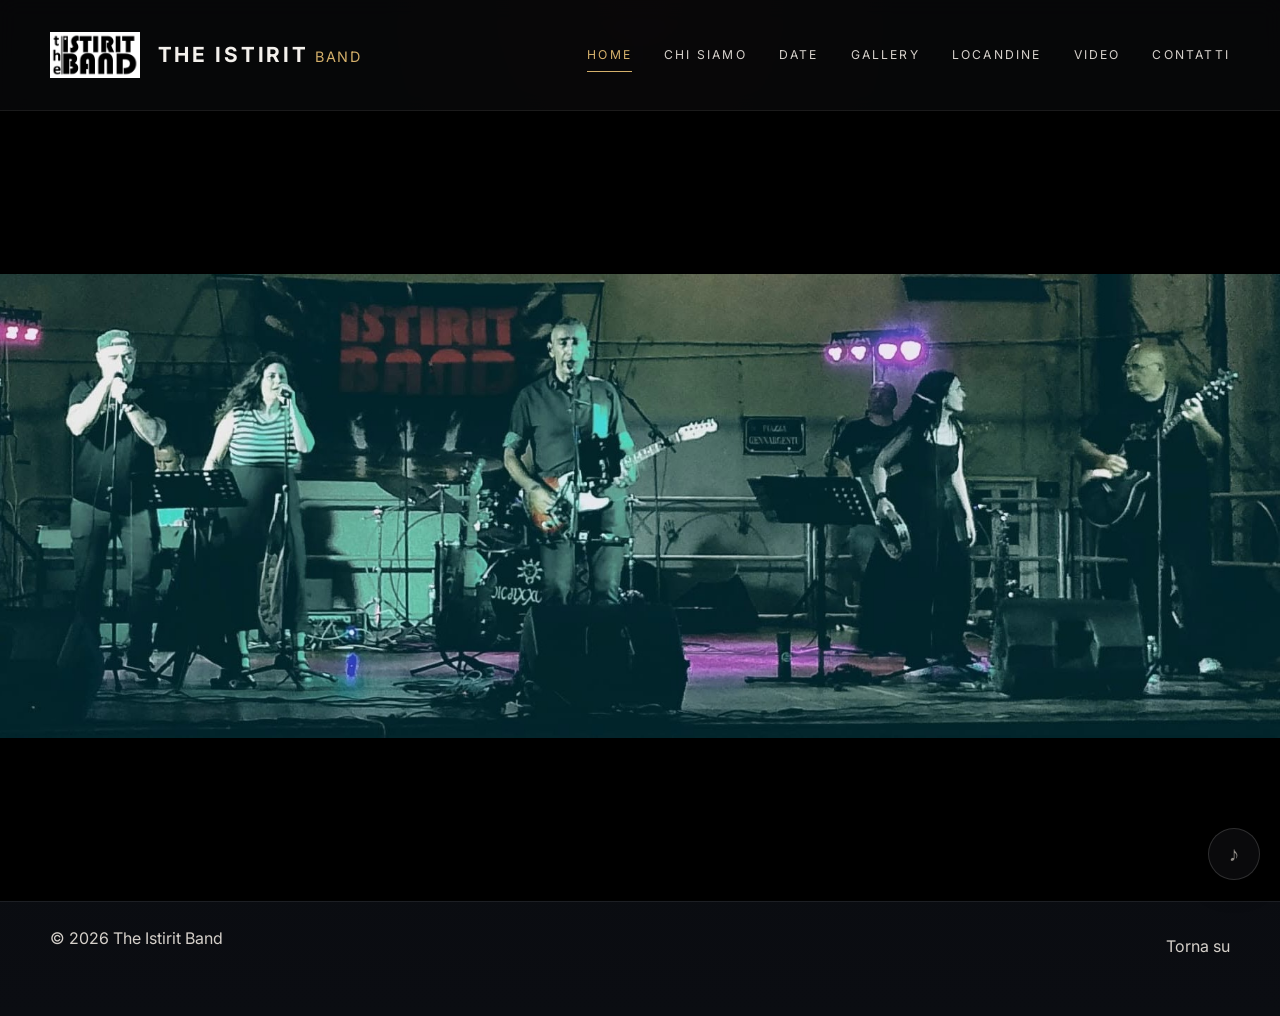
<file: index.html>
<!DOCTYPE html>
<html lang="it">

<head>
    <meta charset="UTF-8" />
    <meta name="viewport" content="width=device-width, initial-scale=1.0" />
    <meta name="description"
        content="The Istirit Band è una cover band dedicata a Bruce Springsteen: live emozionali, repertorio iconico e energia da palco da rock'n'roll classico." />
    <title>The Istirit Band | Cover Band di Bruce Springsteen</title>
    <link rel="preconnect" href="https://fonts.googleapis.com" />
    <link rel="preconnect" href="https://fonts.gstatic.com" crossorigin />
    <link
        href="https://fonts.googleapis.com/css2?family=Bodoni+Moda:ital,wght@0,400;0,500;0,600;0,700;0,800;1,500&family=Inter:wght@400;500;600;700;800&display=swap"
        rel="stylesheet" />
    <link rel="stylesheet" href="styles.css" />
</head>

<body>
    <div class="page-shell">
        <header class="site-header">
            <div class="container nav-wrap">
                <a href="index.html" class="brand" aria-label="Home The Istirit Band">
                    <img src="assets/images/logo.jpg" alt="The Istirit Band" class="brand-mark" />
                    <span class="brand-text">
                        <strong>The Istirit</strong>
                        <small>Band</small>
                    </span>
                </a>

                <button class="nav-toggle" aria-label="Apri menu" aria-expanded="false">
                    <span></span>
                    <span></span>
                    <span></span>
                </button>

                <nav class="site-nav" aria-label="Menu principale">
                    <a href="index.html" class="is-active">Home</a>
                    <a href="chi-siamo.html">Chi siamo</a>
                    <a href="date.html">Date</a>
                    <a href="gallery.html">Gallery</a>
                    <a href="locandine.html">Locandine</a>
                    <a href="video.html">Video</a>
                    <a href="contatti.html">Contatti</a>
                </nav>
            </div>
        </header>

        <main>
            <section id="home" class="hero-photo">
                <img class="hero-static" src="assets/gallery/774118095_122206181900522069_1741345467556345638_n.jpg"
                    alt="The Istirit Band live" />
                <div class="hero-track">
                    <div class="hero-track-images">
                        <img src="assets/gallery/774118095_122206181900522069_1741345467556345638_n.jpg"
                            alt="The Istirit Band live" />
                        <img src="assets/gallery/WhatsApp Image 2026-08-29 at 01.21.54.jpeg" alt="The Istirit Band" />
                        <img src="assets/gallery/774088279_122206182098522069_1274440782127826406_n.jpg"
                            alt="The Istirit Band live" />
                        <img src="assets/gallery/775244266_122206181636522069_5584150485432307163_n.jpg"
                            alt="The Istirit Band live" />
                        <img src="assets/gallery/692694154_122196424298522069_1120363250422419029_n.jpg"
                            alt="The Istirit Band live" />
                        <img src="assets/gallery/IMG_0339-2048x1152.jpg" alt="The Istirit Band live" />
                        <img src="assets/gallery/683211879_122195461400522069_2985562922981426159_n.jpg"
                            alt="The Istirit Band live" />
                    </div>
                    <div class="hero-track-images" aria-hidden="true">
                        <img src="assets/gallery/774118095_122206181900522069_1741345467556345638_n.jpg" alt="" />
                        <img src="assets/gallery/WhatsApp Image 2026-08-29 at 01.21.54.jpeg" alt="" />
                        <img src="assets/gallery/774088279_122206182098522069_1274440782127826406_n.jpg" alt="" />
                        <img src="assets/gallery/775244266_122206181636522069_5584150485432307163_n.jpg" alt="" />
                        <img src="assets/gallery/692694154_122196424298522069_1120363250422419029_n.jpg" alt="" />
                        <img src="assets/gallery/IMG_0339-2048x1152.jpg" alt="" />
                        <img src="assets/gallery/683211879_122195461400522069_2985562922981426159_n.jpg" alt="" />
                    </div>
                </div>
            </section>
        </main>

        <footer class="site-footer">
            <div class="container footer-wrap">
                <p>© <span id="year"></span> The Istirit Band</p>
                <a href="#home">Torna su</a>
            </div>
        </footer>
    </div>

    <audio id="siteAudio" src="assets/audio/thunder_road_ovodda.mpeg" preload="auto" loop></audio>
    <button id="audioToggle" class="audio-toggle" type="button" aria-label="Attiva/disattiva musica di sottofondo">
        <span class="audio-toggle-icon">♪</span>
    </button>

    <script src="script.js"></script>
</body>

</html>
</file>
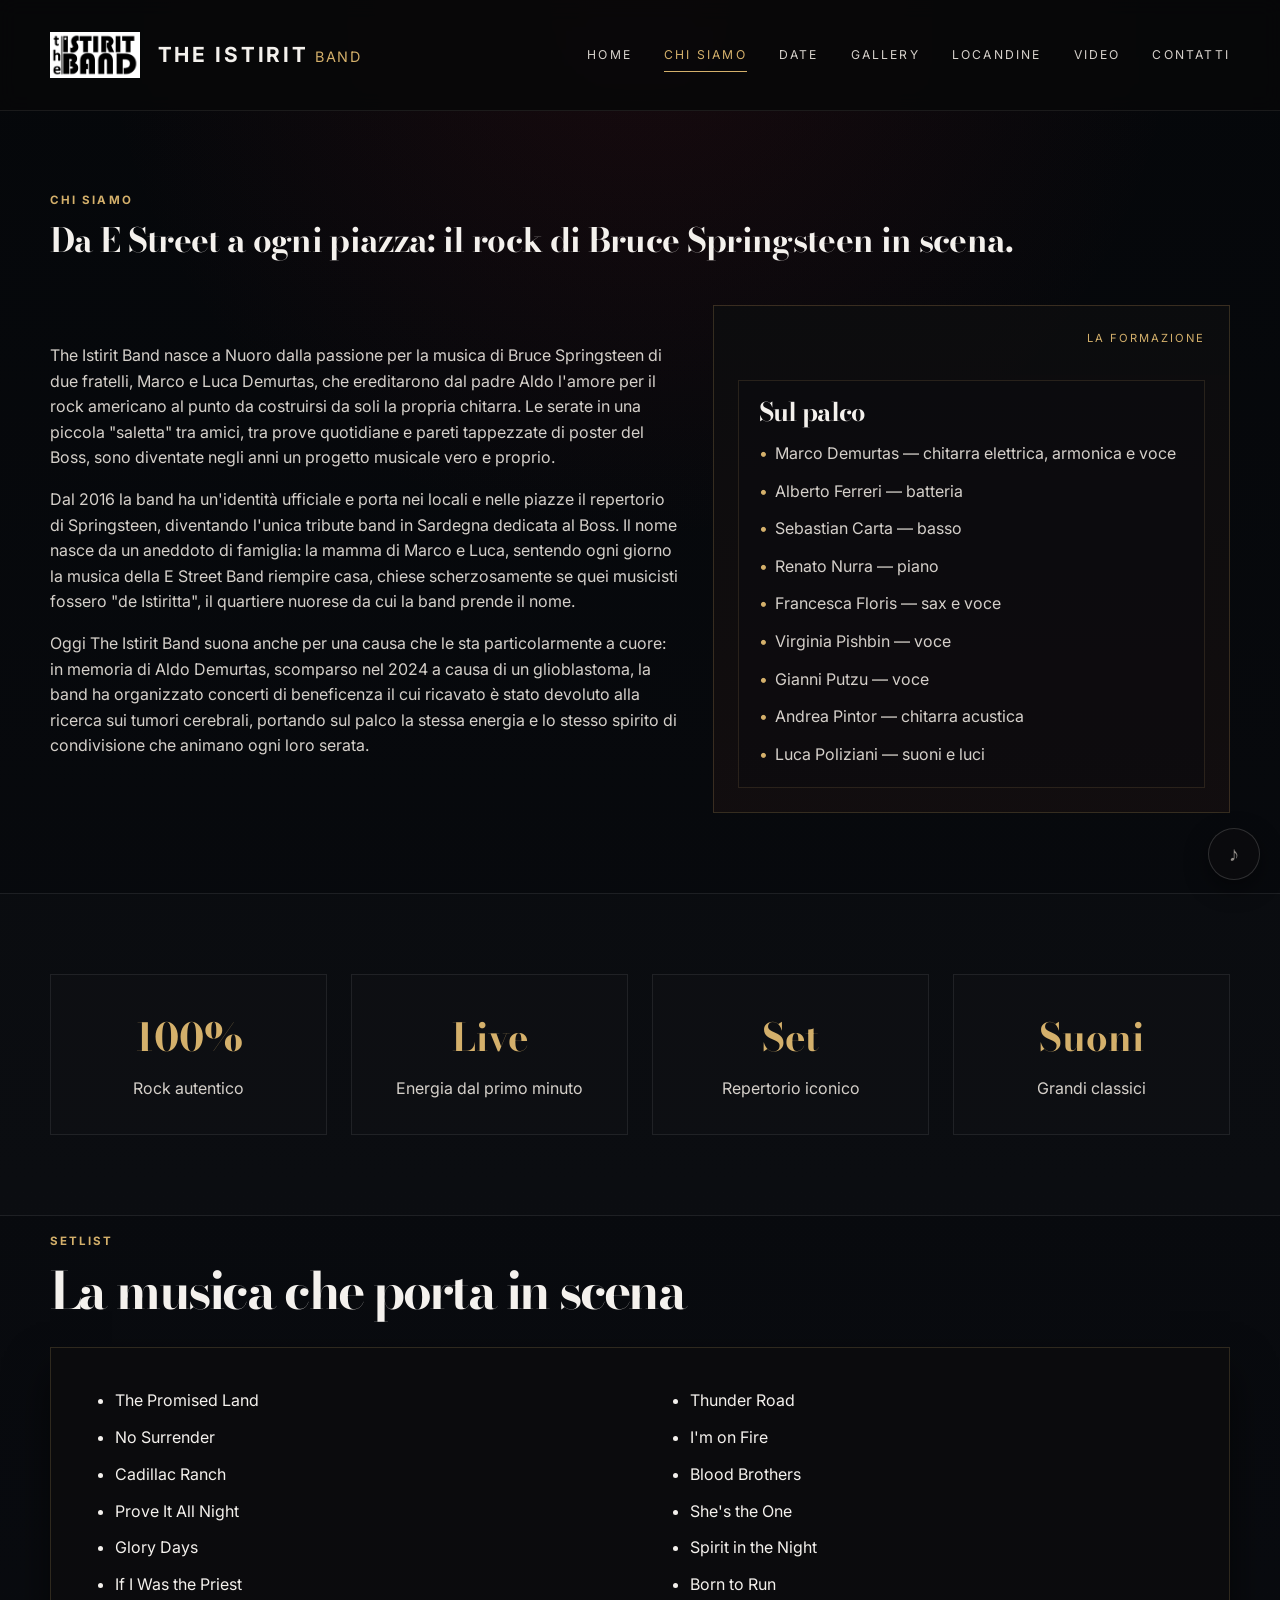
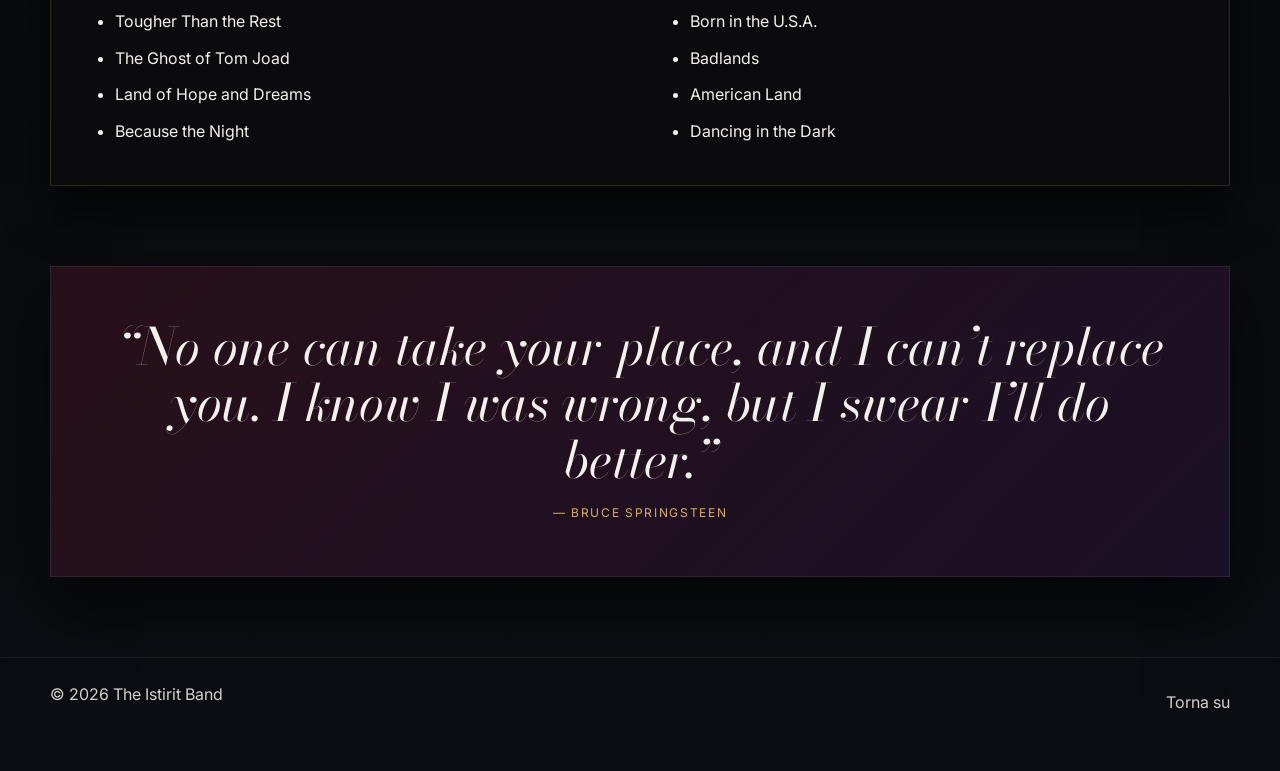
<file: chi-siamo.html>
<!DOCTYPE html>
<html lang="it">

<head>
    <meta charset="UTF-8" />
    <meta name="viewport" content="width=device-width, initial-scale=1.0" />
    <meta name="description"
        content="Scopri The Istirit Band: la storia, lo spirito e la passione per la musica di Bruce Springsteen dietro ogni concerto." />
    <title>Chi siamo | The Istirit Band</title>
    <link rel="preconnect" href="https://fonts.googleapis.com" />
    <link rel="preconnect" href="https://fonts.gstatic.com" crossorigin />
    <link
        href="https://fonts.googleapis.com/css2?family=Bodoni+Moda:ital,wght@0,400;0,500;0,600;0,700;0,800;1,500&family=Inter:wght@400;500;600;700;800&display=swap"
        rel="stylesheet" />
    <link rel="stylesheet" href="styles.css" />
</head>

<body>
    <div class="page-shell">
        <header class="site-header">
            <div class="container nav-wrap">
                <a href="index.html" class="brand" aria-label="Home The Istirit Band">
                    <img src="assets/images/logo.jpg" alt="The Istirit Band" class="brand-mark" />
                    <span class="brand-text">
                        <strong>The Istirit</strong>
                        <small>Band</small>
                    </span>
                </a>

                <button class="nav-toggle" aria-label="Apri menu" aria-expanded="false">
                    <span></span>
                    <span></span>
                    <span></span>
                </button>

                <nav class="site-nav" aria-label="Menu principale">
                    <a href="index.html">Home</a>
                    <a href="chi-siamo.html" class="is-active">Chi siamo</a>
                    <a href="date.html">Date</a>
                    <a href="gallery.html">Gallery</a>
                    <a href="locandine.html">Locandine</a>
                    <a href="video.html">Video</a>
                    <a href="contatti.html">Contatti</a>
                </nav>
            </div>
        </header>

        <main>
            <section class="section page-hero">
                <div class="container">
                    <p class="section-kicker">Chi siamo</p>
                    <h1>Da E Street a ogni piazza: il rock di Bruce Springsteen in scena.</h1>
                </div>
            </section>

            <section class="section intro">
                <div class="container intro-grid">
                    <div class="intro-copy">
                        <p>
                            The Istirit Band nasce a Nuoro dalla passione per la musica di Bruce Springsteen di due
                            fratelli, Marco e Luca Demurtas, che ereditarono dal padre Aldo l'amore per il rock
                            americano al punto da costruirsi da soli la propria chitarra. Le serate in una piccola
                            "saletta" tra amici, tra prove quotidiane e pareti tappezzate di poster del Boss, sono
                            diventate negli anni un progetto musicale vero e proprio.
                        </p>
                        <p>
                            Dal 2016 la band ha un'identità ufficiale e porta nei locali e nelle piazze il repertorio
                            di Springsteen, diventando l'unica tribute band in Sardegna dedicata al Boss. Il nome
                            nasce da un aneddoto di famiglia: la mamma di Marco e Luca, sentendo ogni giorno la
                            musica della E Street Band riempire casa, chiese scherzosamente se quei musicisti
                            fossero "de Istiritta", il quartiere nuorese da cui la band prende il nome.
                        </p>
                        <p>
                            Oggi The Istirit Band suona anche per una causa che le sta particolarmente a cuore:
                            in memoria di Aldo Demurtas, scomparso nel 2024 a causa di un glioblastoma, la band ha
                            organizzato concerti di beneficenza il cui ricavato è stato devoluto alla ricerca
                            sui tumori cerebrali, portando sul palco la stessa energia e lo stesso spirito di
                            condivisione che animano ogni loro serata.
                        </p>
                    </div>

                    <div class="feature-card">
                        <div class="card-top">
                            <span>LA FORMAZIONE</span>
                        </div>
                        <div class="card-content">
                            <h3>Sul palco</h3>
                            <ul>
                                <li>Marco Demurtas — chitarra elettrica, armonica e voce</li>
                                <li>Alberto Ferreri — batteria</li>
                                <li>Sebastian Carta — basso</li>
                                <li>Renato Nurra — piano</li>
                                <li>Francesca Floris — sax e voce</li>
                                <li>Virginia Pishbin — voce</li>
                                <li>Gianni Putzu — voce</li>
                                <li>Andrea Pintor — chitarra acustica</li>
                                <li>Luca Poliziani — suoni e luci</li>
                            </ul>
                        </div>
                    </div>
                </div>
            </section>

            <section class="section stats">
                <div class="container stats-grid">
                    <div>
                        <strong>100%</strong>
                        <span>Rock autentico</span>
                    </div>
                    <div>
                        <strong>Live</strong>
                        <span>Energia dal primo minuto</span>
                    </div>
                    <div>
                        <strong>Set</strong>
                        <span>Repertorio iconico</span>
                    </div>
                    <div>
                        <strong>Suoni</strong>
                        <span>Grandi classici</span>
                    </div>
                </div>
            </section>

            <section class="section setlist-section">
                <div class="container">
                    <p class="section-kicker">Setlist</p>
                    <h2>La musica che porta in scena</h2>

                    <div class="setlist-box">
                        <div class="setlist-column">
                            <ul>
                                <li>The Promised Land</li>
                                <li>No Surrender</li>
                                <li>Cadillac Ranch</li>
                                <li>Prove It All Night</li>
                                <li>Glory Days</li>
                                <li>If I Was the Priest</li>
                                <li>Tougher Than the Rest</li>
                                <li>The Ghost of Tom Joad</li>
                                <li>Land of Hope and Dreams</li>
                                <li>Because the Night</li>
                            </ul>
                        </div>
                        <div class="setlist-column">
                            <ul>
                                <li>Thunder Road</li>
                                <li>I'm on Fire</li>
                                <li>Blood Brothers</li>
                                <li>She's the One</li>
                                <li>Spirit in the Night</li>
                                <li>Born to Run</li>
                                <li>Born in the U.S.A.</li>
                                <li>Badlands</li>
                                <li>American Land</li>
                                <li>Dancing in the Dark</li>
                            </ul>
                        </div>
                    </div>
                </div>
            </section>

            <section class="section quote-section">
                <div class="container quote-box">
                    <p>
                        “No one can take your place, and I can’t replace you. I know I was
                        wrong, but I swear I’ll do better.”
                    </p>
                    <span>— Bruce Springsteen</span>
                </div>
            </section>
        </main>

        <footer class="site-footer">
            <div class="container footer-wrap">
                <p>© <span id="year"></span> The Istirit Band</p>
                <a href="#top">Torna su</a>
            </div>
        </footer>
    </div>

    <audio id="siteAudio" src="assets/audio/thunder_road_ovodda.mpeg" preload="auto" loop></audio>
    <button id="audioToggle" class="audio-toggle" type="button" aria-label="Attiva/disattiva musica di sottofondo">
        <span class="audio-toggle-icon">♪</span>
    </button>

    <script src="script.js"></script>
</body>

</html>
</file>
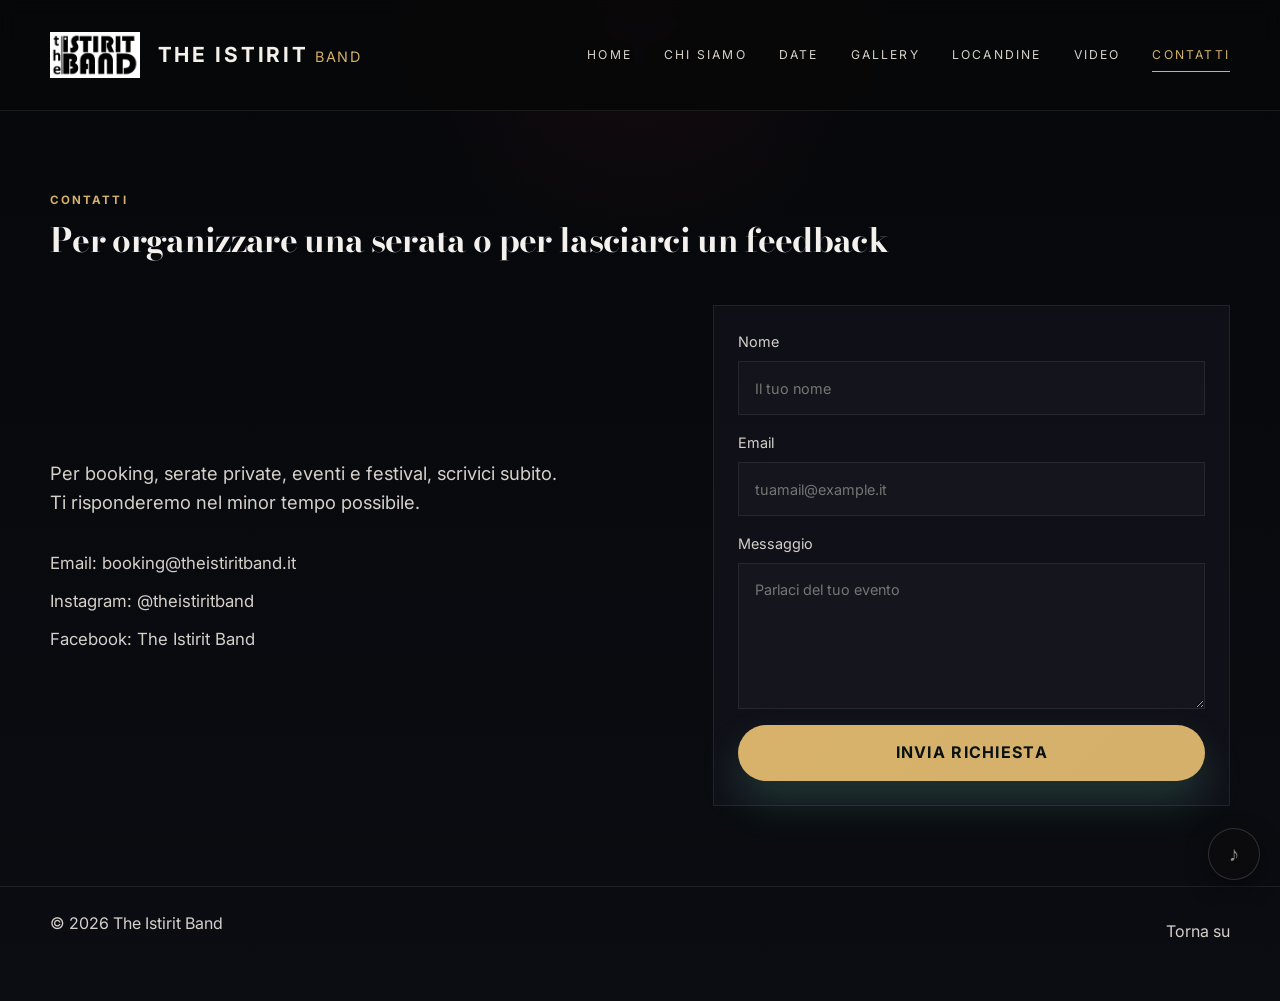
<file: contatti.html>
<!DOCTYPE html>
<html lang="it">

<head>
    <meta charset="UTF-8" />
    <meta name="viewport" content="width=device-width, initial-scale=1.0" />
    <meta name="description"
        content="Contatta The Istirit Band per booking, eventi privati e festival: email, Instagram e Facebook." />
    <title>Contatti | The Istirit Band</title>
    <link rel="preconnect" href="https://fonts.googleapis.com" />
    <link rel="preconnect" href="https://fonts.gstatic.com" crossorigin />
    <link
        href="https://fonts.googleapis.com/css2?family=Bodoni+Moda:ital,wght@0,400;0,500;0,600;0,700;0,800;1,500&family=Inter:wght@400;500;600;700;800&display=swap"
        rel="stylesheet" />
    <link rel="stylesheet" href="styles.css" />
</head>

<body>
    <div class="page-shell">
        <header class="site-header">
            <div class="container nav-wrap">
                <a href="index.html" class="brand" aria-label="Home The Istirit Band">
                    <img src="assets/images/logo.jpg" alt="The Istirit Band" class="brand-mark" />
                    <span class="brand-text">
                        <strong>The Istirit</strong>
                        <small>Band</small>
                    </span>
                </a>

                <button class="nav-toggle" aria-label="Apri menu" aria-expanded="false">
                    <span></span>
                    <span></span>
                    <span></span>
                </button>

                <nav class="site-nav" aria-label="Menu principale">
                    <a href="index.html">Home</a>
                    <a href="chi-siamo.html">Chi siamo</a>
                    <a href="date.html">Date</a>
                    <a href="gallery.html">Gallery</a>
                    <a href="locandine.html">Locandine</a>
                    <a href="video.html">Video</a>
                    <a href="contatti.html" class="is-active">Contatti</a>
                </nav>
            </div>
        </header>

        <main>
            <section class="section page-hero">
                <div class="container">
                    <p class="section-kicker">Contatti</p>
                    <h1>Per organizzare una serata o per lasciarci un feedback</h1>
                </div>
            </section>

            <section class="section contact">
                <div class="container contact-grid">
                    <div class="contact-copy">
                        <p>
                            Per booking, serate private, eventi e festival, scrivici subito.<br />
                            Ti risponderemo nel minor tempo possibile.
                        </p>
                        <ul class="contact-list">
                            <li>Email: booking@theistiritband.it</li>
                            <li>Instagram: @theistiritband</li>
                            <li>Facebook:
                                <a href="https://www.facebook.com/profile.php?id=61565662071363" target="_blank"
                                    rel="noopener noreferrer">The Istirit Band</a>
                            </li>
                        </ul>
                    </div>

                    <form class="contact-form" action="#" method="post">
                        <label>
                            Nome
                            <input type="text" name="name" placeholder="Il tuo nome" />
                        </label>
                        <label>
                            Email
                            <input type="email" name="email" placeholder="tuamail@example.it" />
                        </label>
                        <label>
                            Messaggio
                            <textarea name="message" rows="5" placeholder="Parlaci del tuo evento"></textarea>
                        </label>
                        <button type="submit" class="btn btn-primary">Invia richiesta</button>
                    </form>
                </div>
            </section>
        </main>

        <footer class="site-footer">
            <div class="container footer-wrap">
                <p>© <span id="year"></span> The Istirit Band</p>
                <a href="#top">Torna su</a>
            </div>
        </footer>
    </div>

    <audio id="siteAudio" src="assets/audio/thunder_road_ovodda.mpeg" preload="auto" loop></audio>
    <button id="audioToggle" class="audio-toggle" type="button" aria-label="Attiva/disattiva musica di sottofondo">
        <span class="audio-toggle-icon">♪</span>
    </button>

    <script src="script.js"></script>
</body>

</html>
</file>
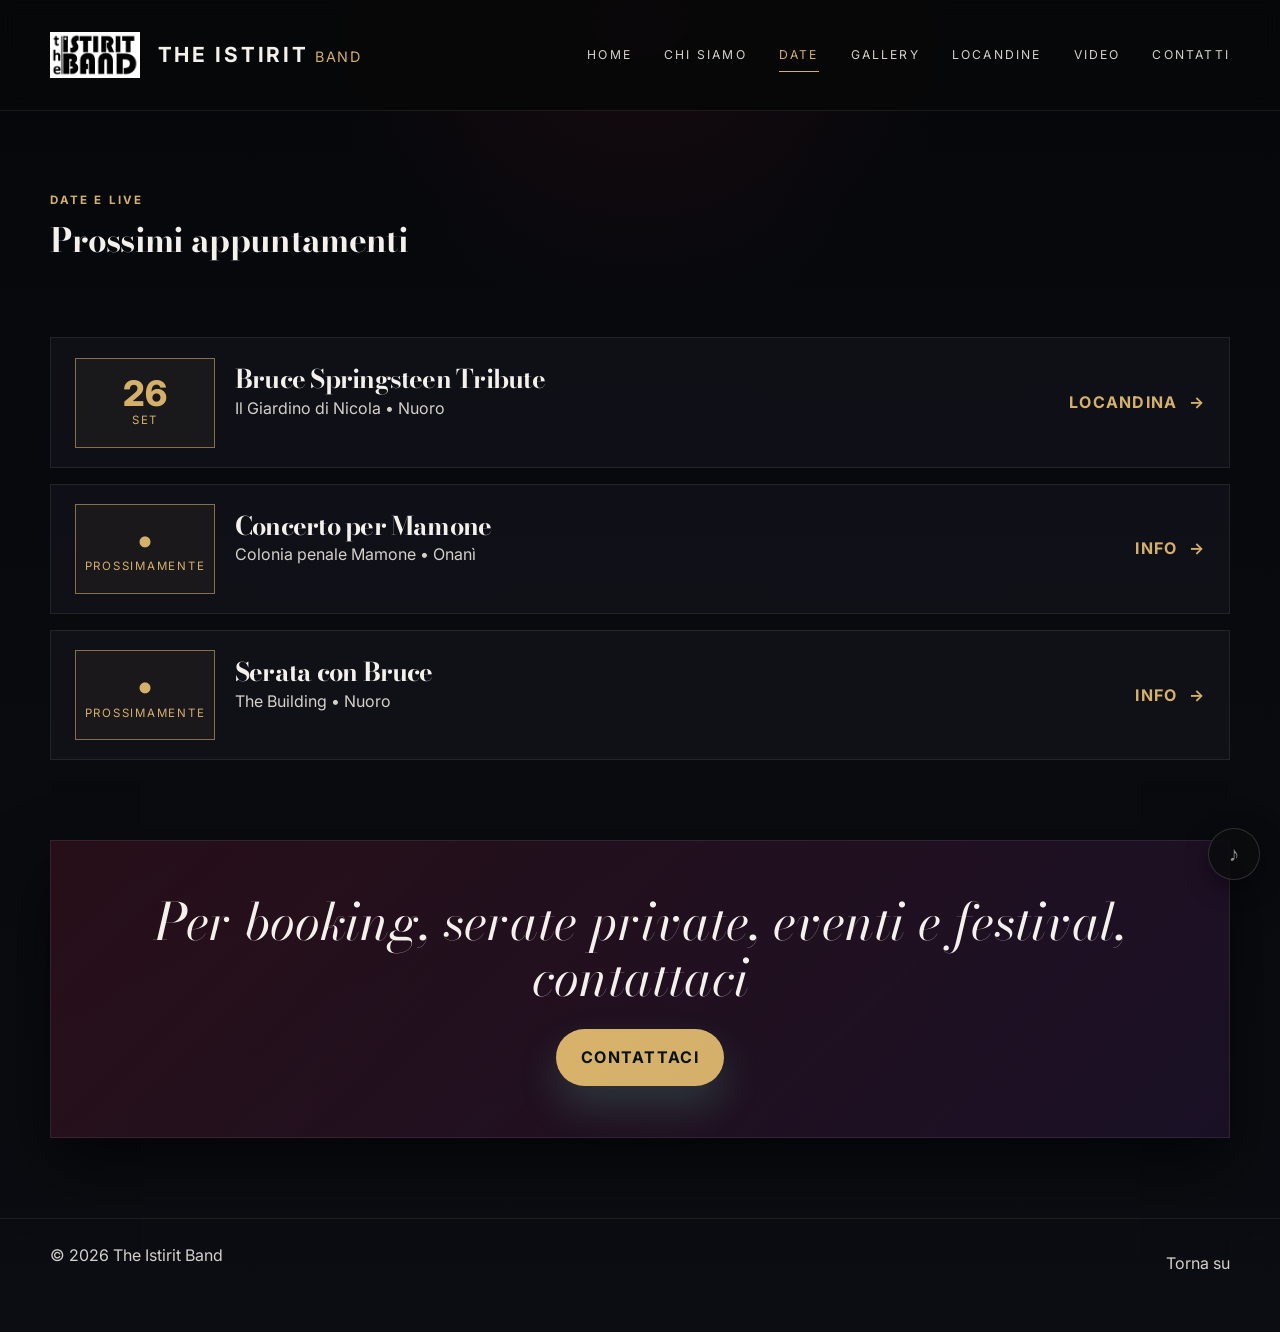
<file: date.html>
<!DOCTYPE html>
<html lang="it">

<head>
    <meta charset="UTF-8" />
    <meta name="viewport" content="width=device-width, initial-scale=1.0" />
    <meta name="description"
        content="Le prossime date live di The Istirit Band, cover band di Bruce Springsteen: club, piazze e festival." />
    <title>Date e live | The Istirit Band</title>
    <link rel="preconnect" href="https://fonts.googleapis.com" />
    <link rel="preconnect" href="https://fonts.gstatic.com" crossorigin />
    <link
        href="https://fonts.googleapis.com/css2?family=Bodoni+Moda:ital,wght@0,400;0,500;0,600;0,700;0,800;1,500&family=Inter:wght@400;500;600;700;800&display=swap"
        rel="stylesheet" />
    <link rel="stylesheet" href="styles.css" />
</head>

<body>
    <div class="page-shell">
        <header class="site-header">
            <div class="container nav-wrap">
                <a href="index.html" class="brand" aria-label="Home The Istirit Band">
                    <img src="assets/images/logo.jpg" alt="The Istirit Band" class="brand-mark" />
                    <span class="brand-text">
                        <strong>The Istirit</strong>
                        <small>Band</small>
                    </span>
                </a>

                <button class="nav-toggle" aria-label="Apri menu" aria-expanded="false">
                    <span></span>
                    <span></span>
                    <span></span>
                </button>

                <nav class="site-nav" aria-label="Menu principale">
                    <a href="index.html">Home</a>
                    <a href="chi-siamo.html">Chi siamo</a>
                    <a href="date.html" class="is-active">Date</a>
                    <a href="gallery.html">Gallery</a>
                    <a href="locandine.html">Locandine</a>
                    <a href="video.html">Video</a>
                    <a href="contatti.html">Contatti</a>
                </nav>
            </div>
        </header>

        <main>
            <section class="section page-hero">
                <div class="container">
                    <p class="section-kicker">Date e live</p>
                    <h1>Prossimi appuntamenti</h1>
                </div>
            </section>

            <section class="section shows">
                <div class="container">
                    <div class="shows-list">
                        <article class="show-item">
                            <div class="show-date">
                                <span class="day">26</span>
                                <span class="month">Set</span>
                            </div>
                            <div class="show-details">
                                <h3>Bruce Springsteen Tribute</h3>
                                <p>Il Giardino di Nicola • Nuoro</p>
                            </div>
                            <a href="assets/locandine/784619414_122207083520522069_7546756460447288121_n.jpg"
                                class="link-arrow" target="_blank" rel="noopener">Locandina</a>
                        </article>

                        <article class="show-item">
                            <div class="show-date">
                                <span class="day">•</span>
                                <span class="month">Prossimamente</span>
                            </div>
                            <div class="show-details">
                                <h3>Concerto per Mamone</h3>
                                <p>Colonia penale Mamone • Onanì</p>
                            </div>
                            <a href="contatti.html" class="link-arrow">Info</a>
                        </article>

                        <article class="show-item">
                            <div class="show-date">
                                <span class="day">•</span>
                                <span class="month">Prossimamente</span>
                            </div>
                            <div class="show-details">
                                <h3>Serata con Bruce</h3>
                                <p>The Building • Nuoro</p>
                            </div>
                            <a href="contatti.html" class="link-arrow">Info</a>
                        </article>
                    </div>
                </div>
            </section>

            <section class="section quote-section">
                <div class="container quote-box">
                    <p>Per booking, serate private, eventi e festival, contattaci</p>
                    <a href="contatti.html" class="btn btn-primary" style="margin-top: 1.5rem;">Contattaci</a>
                </div>
            </section>
        </main>

        <footer class="site-footer">
            <div class="container footer-wrap">
                <p>© <span id="year"></span> The Istirit Band</p>
                <a href="#top">Torna su</a>
            </div>
        </footer>
    </div>

    <audio id="siteAudio" src="assets/audio/thunder_road_ovodda.mpeg" preload="auto" loop></audio>
    <button id="audioToggle" class="audio-toggle" type="button" aria-label="Attiva/disattiva musica di sottofondo">
        <span class="audio-toggle-icon">♪</span>
    </button>

    <script src="script.js"></script>
</body>

</html>
</file>
<file: styles.css>
﻿:root {
    --bg: #06080b;
    --bg-soft: #101417;
    --panel: rgba(17, 17, 19, 0.82);
    --panel-strong: rgba(12, 12, 14, 0.95);
    --card: rgba(20, 17, 17, 0.9);
    --line: rgba(255, 255, 255, 0.08);
    --text: #f4f1ed;
    --text-soft: #d5d0ca;
    --muted: #918d88;
    --red: #9e1f2a;
    --red-dark: #5f111b;
    --purple: #1a1221;
    --green: #d8b26a;
    --gold: #d4b06b;
    --shadow: rgba(0, 0, 0, 0.6);
}

* {
    box-sizing: border-box;
}

html {
    scroll-behavior: smooth;
}

body {
    margin: 0;
    font-family: "Inter", sans-serif;
    background:
        radial-gradient(circle at top, rgba(158, 31, 42, 0.12), transparent 22%),
        linear-gradient(180deg, #05070a 0%, #0b0d12 100%);
    color: var(--text);
    line-height: 1.6;
}

img {
    display: block;
    width: 100%;
    max-width: 100%;
}

a {
    color: inherit;
    text-decoration: none;
}

button,
input,
textarea {
    font: inherit;
}

.page-shell {
    min-height: 100vh;
}

.container {
    width: min(1180px, calc(100% - 2rem));
    margin: 0 auto;
}

.section {
    padding: 5rem 0;
}

.section-kicker,
.eyebrow {
    margin: 0 0 1rem;
    color: var(--gold);
    text-transform: uppercase;
    letter-spacing: 0.18em;
    font-size: 0.72rem;
    font-weight: 700;
}

.site-header {
    position: sticky;
    top: 0;
    z-index: 20;
    backdrop-filter: blur(12px);
    background: rgba(7, 7, 9, 0.8);
    border-bottom: 1px solid rgba(255, 255, 255, 0.08);
}

.nav-wrap {
    height: 110px;
    display: flex;
    align-items: center;
    justify-content: space-between;
    gap: 1rem;
}

h1,
h2,
h3 {
    margin: 0 0 1rem;
    font-family: "Bodoni Moda", serif;
    font-weight: 700;
    line-height: 0.96;
}

h1 {
    font-size: clamp(3.2rem, 6vw, 6.5rem);
    letter-spacing: -0.06em;
}

h2 {
    font-size: clamp(2.3rem, 4vw, 4rem);
    letter-spacing: -0.05em;
}

h3 {
    font-size: clamp(1.6rem, 2vw, 2.2rem);
    letter-spacing: -0.03em;
}

p {
    margin: 0 0 1rem;
    color: var(--text-soft);
}

.site-header {
    position: sticky;
    top: 0;
    z-index: 20;
    backdrop-filter: blur(10px);
    background: rgba(7, 7, 9, 0.86);
    border-bottom: 1px solid rgba(255, 255, 255, 0.08);
}

.nav-wrap {
    height: 110px;
    display: flex;
    align-items: center;
    justify-content: space-between;
    gap: 1rem;
}

.brand {
    display: inline-flex;
    align-items: center;
    gap: 1.1rem;
    min-width: 0;
}

.brand-mark {
    display: inline-grid;
    place-items: center;
    width: clamp(52px, 10vh, 96px);
    height: clamp(52px, 10vh, 96px);
    object-fit: contain;
    flex-shrink: 0;
}

.brand-text {
    display: flex;
    align-items: baseline;
    gap: 0.4rem;
    line-height: 1.05;
}

.brand-text strong,
.brand-text small {
    display: inline-block;
    text-transform: uppercase;
    letter-spacing: 0.13em;
    white-space: nowrap;
}

.brand-text strong {
    font-size: clamp(0.95rem, 3.2vw, 1.3rem);
}

.brand-text small {
    color: var(--gold);
    font-size: clamp(0.65rem, 2.2vw, 0.9rem);
}

.site-nav {
    display: flex;
    align-items: center;
    gap: 2rem;
    font-size: 0.76rem;
    letter-spacing: 0.18em;
    text-transform: uppercase;
    color: var(--text-soft);
}

.site-nav a {
    position: relative;
    transition: color 0.25s ease;
}

.site-nav a::after {
    content: "";
    position: absolute;
    left: 0;
    bottom: -0.45rem;
    width: 100%;
    height: 1px;
    background: var(--gold);
    transform: scaleX(0);
    transform-origin: left;
    transition: transform 0.25s ease;
}

.site-nav a:hover,
.site-nav a:focus-visible {
    color: var(--text);
}

.site-nav a:hover::after,
.site-nav a:focus-visible::after {
    transform: scaleX(1);
}

.site-nav a.is-active {
    color: var(--gold);
}

.site-nav a.is-active::after {
    transform: scaleX(1);
}

.page-hero {
    padding-bottom: 0.5rem;
}

.page-hero + .section {
    padding-top: 1.5rem;
}

.page-hero h1 {
    max-width: 100%;
    font-size: clamp(0.85rem, 2.6vw, 2.6rem);
    white-space: nowrap;
    letter-spacing: -0.02em;
}

.nav-toggle {
    display: none;
    width: 46px;
    height: 46px;
    padding: 0;
    border: 1px solid var(--line);
    background: transparent;
    cursor: pointer;
}

.nav-toggle span {
    display: block;
    width: 20px;
    height: 2px;
    margin: 5px auto;
    background: var(--text);
}

.hero {
    position: relative;
    min-height: 760px;
    display: grid;
    align-items: center;
    background:
        linear-gradient(110deg, rgba(2, 4, 7, 0.92), rgba(19, 11, 16, 0.72)),
        url("assets/images/hero-bg.jpg") center/cover no-repeat;
}

.hero-photo {
    display: flex;
    align-items: center;
    justify-content: center;
    width: 100%;
    min-height: calc(100vh - 110px);
    background: #000;
    padding: 2rem 0;
    overflow: hidden;
    position: relative;
}

.hero-slideshow {
    position: relative;
    width: 100%;
    height: calc(100vh - 110px);
    display: none;
}

.hero-slideshow img {
    position: absolute;
    inset: 0;
    width: 100%;
    height: 100%;
    object-fit: contain;
    opacity: 0;
    animation: hero-fade 35s infinite;
}

@keyframes hero-fade {
    0% {
        opacity: 0;
    }

    2% {
        opacity: 1;
    }

    12% {
        opacity: 1;
    }

    14% {
        opacity: 0;
    }

    100% {
        opacity: 0;
    }
}

.hero-static {
    display: block;
    max-width: 100%;
    max-height: calc(100vh - 110px);
    width: auto;
    height: auto;
    object-fit: contain;
    margin: 0 auto;
}

.hero-track {
    display: none;
}

.hero-track-images {
    display: flex;
    align-items: center;
}

.hero-track-images img {
    max-height: calc(100vh - 110px);
    width: auto;
    height: auto;
    object-fit: contain;
    flex-shrink: 0;
    margin: 0 0.75rem;
}

@media (max-width: 768px) {
    .hero-photo {
        height: 75vh;
        min-height: 75vh;
        padding: 0;
    }

    .hero-slideshow {
        display: none;
    }

    .hero-static {
        display: none;
    }

    .hero-track {
        display: flex;
        align-items: center;
        width: max-content;
        height: 100%;
        animation: hero-scroll 80s linear infinite;
    }

    .hero-track-images {
        height: 100%;
    }

    .hero-track-images img {
        height: 100%;
        max-height: none;
        width: auto;
        max-width: none;
        object-fit: contain;
        flex-shrink: 0;
        margin: 0;
    }
}

@keyframes hero-scroll {
    0% {
        transform: translateX(0);
    }

    100% {
        transform: translateX(-50%);
    }
}

.carousel-section {
    width: 100%;
    background: #000;
    padding: 2rem 0;
    overflow: hidden;
    border-top: 1px solid var(--line);
    display: none;
}

.carousel-track {
    display: flex;
    width: max-content;
    animation: carousel-scroll 40s linear infinite;
}

.carousel-images {
    display: flex;
    gap: 1.5rem;
    padding: 0 0.75rem;
}

.carousel-images img {
    height: 260px;
    width: auto;
    max-width: none;
    object-fit: cover;
    border-radius: 4px;
    flex-shrink: 0;
}

@keyframes carousel-scroll {
    0% {
        transform: translateX(0);
    }

    100% {
        transform: translateX(-50%);
    }
}

@media (max-width: 768px) {
    .carousel-images img {
        height: 160px;
    }
}

.hero-overlay {
    position: absolute;
    inset: 0;
    background: linear-gradient(90deg, rgba(2, 3, 5, 0.9), rgba(17, 11, 17, 0.55));
}

.hero-inner {
    position: relative;
    z-index: 1;
    padding: 6rem 0 4rem;
    max-width: 740px;
}

.hero-copy {
    max-width: 620px;
    font-size: 1.08rem;
    color: rgba(255, 255, 255, 0.78);
}

.hero-actions {
    display: flex;
    flex-wrap: wrap;
    gap: 1rem;
    margin: 2rem 0 2.2rem;
}

.btn {
    display: inline-flex;
    align-items: center;
    justify-content: center;
    min-height: 52px;
    padding: 0.9rem 1.5rem;
    border: 1px solid transparent;
    border-radius: 999px;
    font-weight: 700;
    text-transform: uppercase;
    letter-spacing: 0.08em;
    transition: transform 0.2s ease, box-shadow 0.2s ease;
}

.btn:hover,
.btn:focus-visible {
    transform: translateY(-1px);
}

.btn-primary {
    background: linear-gradient(135deg, var(--green), var(--gold));
    color: #0a1210;
    box-shadow: 0 20px 40px rgba(106, 228, 182, 0.18);
}

.btn-secondary {
    border-color: rgba(255, 255, 255, 0.2);
    background: rgba(255, 255, 255, 0.02);
    color: var(--text);
}

    .hero-meta {
        list-style: none;
        margin: 0;
        padding: 0;
        display: flex;
        flex-wrap: wrap;
        gap: 1rem 2rem;
        color: rgba(255, 255, 255, 0.72);
        font-size: 0.85rem;
        letter-spacing: 0.08em;
        text-transform: uppercase;
    }

    .hero-meta li {
        position: relative;
        padding-left: 1rem;
    }

    .hero-meta li::before {
        content: "";
        position: absolute;
        left: 0;
        top: 50%;
        width: 6px;
        height: 6px;
        border-radius: 50%;
        background: var(--gold);
        transform: translateY(-50%);
    }

    .intro-grid,
    .contact-grid {
        display: grid;
        grid-template-columns: 1.1fr 0.9fr;
        gap: 2rem;
        align-items: center;
    }

.feature-card {
    position: relative;
    overflow: hidden;
    padding: 1.5rem;
    border: 1px solid rgba(212, 176, 107, 0.2);
    background: linear-gradient(180deg, rgba(12, 12, 14, 0.92), rgba(19, 14, 15, 0.88));
}

.card-top {
    display: flex;
    justify-content: flex-end;
    margin-bottom: 2rem;
    color: var(--gold);
    font-size: 0.7rem;
    letter-spacing: 0.18em;
}

.card-content {
    padding: 1.2rem;
    border: 1px solid rgba(208, 168, 104, 0.15);
    background: rgba(10, 10, 14, 0.5);
}

.card-content ul {
    list-style: none;
    padding: 0;
    margin: 0;
    color: var(--text-soft);
}

.card-content li {
    position: relative;
    padding-left: 1rem;
    margin-top: 0.75rem;
}

.card-content li::before {
    content: "\2022";
    position: absolute;
    left: 0;
    color: var(--gold);
}

.stats {
    border-top: 1px solid var(--line);
    border-bottom: 1px solid var(--line);
    background: rgba(255, 255, 255, 0.01);
}

.stats-grid {
    display: grid;
    grid-template-columns: repeat(4, minmax(0, 1fr));
    gap: 1.5rem;
    text-align: center;
}

.stats-grid div {
    padding: 2rem 1rem;
    border: 1px solid var(--line);
    background: rgba(17, 17, 22, 0.42);
}

.stats-grid strong {
    display: block;
    margin-bottom: 0.5rem;
    font-size: clamp(2rem, 3vw, 3rem);
    font-family: "Bodoni Moda", serif;
    color: var(--gold);
}

.stats-grid span {
    color: var(--text-soft);
}

.shows-list {
    margin-top: 2rem;
    display: grid;
    gap: 1rem;
}

.show-item {
    display: grid;
    grid-template-columns: 140px 1fr auto;
    align-items: center;
    gap: 1.25rem;
    padding: 1.2rem 1.5rem;
    border: 1px solid var(--line);
    background: rgba(18, 18, 26, 0.8);
    transition: transform 0.2s ease, border-color 0.2s ease;
}

.show-item:hover {
    transform: translateY(-2px);
    border-color: rgba(212, 176, 107, 0.4);
}

.show-date {
    display: flex;
    flex-direction: column;
    align-items: center;
    justify-content: center;
    min-height: 90px;
    border: 1px solid rgba(208, 168, 104, 0.6);
    background: rgba(208, 168, 104, 0.05);
    color: var(--gold);
}

.show-date .day {
    font-size: 2.2rem;
    font-weight: 800;
    line-height: 1;
}

.show-date .month {
    text-transform: uppercase;
    letter-spacing: 0.15em;
    font-size: 0.72rem;
}

.show-details h3 {
    margin-bottom: 0.25rem;
}

.link-arrow {
    display: inline-flex;
    align-items: center;
    gap: 0.7rem;
    color: var(--gold);
    font-weight: 700;
    letter-spacing: 0.08em;
    text-transform: uppercase;
}

.link-arrow::after {
    content: "\2192";
}

.setlist-section {
    padding-top: 1rem;
}

.setlist-box {
    margin-top: 2rem;
    display: grid;
    grid-template-columns: repeat(2, minmax(0, 1fr));
    gap: 1.25rem;
    padding: 1.5rem;
    border: 1px solid rgba(212, 176, 107, 0.18);
    background: rgba(12, 12, 14, 0.9);
    box-shadow: var(--shadow) 0 24px 40px;
}

.setlist-column ul {
    display: grid;
    gap: 0.7rem;
}

.gallery-grid {
    display: grid;
    grid-template-columns: repeat(3, minmax(0, 1fr));
    gap: 1rem;
    margin-top: 2rem;
}

.photo-card {
    overflow: hidden;
    border: 1px solid var(--line);
    background: var(--card);
    aspect-ratio: 1 / 1;
    cursor: pointer;
    position: relative;
}

.photo-card img {
    width: 100%;
    height: 100%;
    display: block;
    object-fit: cover;
    transition: transform 0.3s ease;
}

.photo-card:hover img {
    transform: scale(1.05);
}

.photo-card.tall {
    grid-row: span 2;
}

.photo-card.wide {
    grid-column: span 2;
}

.video-grid {
    display: grid;
    grid-template-columns: repeat(3, minmax(0, 1fr));
    gap: 1.5rem;
    margin-top: 2rem;
}

.video-card {
    border: 1px solid var(--line);
    background: rgba(18, 18, 26, 0.8);
    padding: 1rem;
}

.video-frame {
    position: relative;
    overflow: hidden;
    aspect-ratio: 16 / 9;
    background: #000;
}

.video-frame iframe,
.video-frame video {
    position: absolute;
    inset: 0;
    width: 100%;
    height: 100%;
    border: 0;
}

.quote-section {
    padding-top: 0;
}

.quote-box {
    padding: clamp(2.3rem, 4vw, 4rem);
    border: 1px solid var(--line);
    background: linear-gradient(135deg, rgba(95, 22, 41, 0.35), rgba(28, 17, 40, 0.9));
    text-align: center;
    box-shadow: var(--shadow) 0 30px 60px;
}

.quote-box p {
    margin: 0;
    font-family: "Bodoni Moda", serif;
    font-style: italic;
    font-size: clamp(2rem, 4vw, 3.5rem);
    color: var(--text);
    line-height: 1.1;
}

.quote-box span {
    display: inline-block;
    margin-top: 1rem;
    color: var(--gold);
    letter-spacing: 0.14em;
    text-transform: uppercase;
    font-size: 0.75rem;
}

.contact-copy p {
    font-size: 1.15rem;
}

.contact-list {
    list-style: none;
    padding: 0;
    margin: 2rem 0 0;
    color: var(--text-soft);
    display: grid;
    gap: 0.7rem;
    font-size: 1.05rem;
}

.contact-form {
    display: grid;
    gap: 1rem;
    padding: 1.5rem;
    border: 1px solid var(--line);
    background: rgba(18, 18, 26, 0.82);
}

.contact-form label {
    display: grid;
    gap: 0.5rem;
    color: var(--text-soft);
    font-size: 0.9rem;
}

.contact-form input,
.contact-form textarea {
    width: 100%;
    padding: 0.9rem 1rem;
    border: 1px solid var(--line);
    background: rgba(255, 255, 255, 0.02);
    color: var(--text);
}

.contact-form input:focus,
.contact-form textarea:focus {
    outline: 1px solid rgba(208, 168, 104, 0.6);
}

.site-footer {
    padding: 1.5rem 0 3rem;
    border-top: 1px solid var(--line);
}

.footer-wrap {
    display: flex;
    align-items: center;
    justify-content: space-between;
    gap: 1rem;
    color: var(--text-soft);
}

.audio-toggle {
    position: fixed;
    right: 1.25rem;
    bottom: 1.25rem;
    z-index: 50;
    width: 52px;
    height: 52px;
    border-radius: 50%;
    border: 1px solid rgba(255, 255, 255, 0.15);
    background: rgba(12, 12, 14, 0.9);
    color: var(--muted);
    display: flex;
    align-items: center;
    justify-content: center;
    font-size: 1.3rem;
    cursor: pointer;
    box-shadow: 0 8px 24px rgba(0, 0, 0, 0.45);
    transition: color 0.2s ease, border-color 0.2s ease, transform 0.2s ease;
}

.audio-toggle:hover {
    transform: translateY(-2px);
}

.audio-toggle.is-playing {
    color: var(--gold);
    border-color: rgba(212, 176, 107, 0.6);
}

.audio-toggle.is-playing .audio-toggle-icon {
    animation: audio-pulse 1.4s ease-in-out infinite;
}

@keyframes audio-pulse {
    0%, 100% {
        opacity: 1;
    }
    50% {
        opacity: 0.45;
    }
}

.lightbox {
    position: fixed;
    inset: 0;
    z-index: 100;
    display: none;
    align-items: center;
    justify-content: center;
    padding: 2rem;
    background: rgba(4, 5, 7, 0.92);
    backdrop-filter: blur(6px);
}

.lightbox.is-open {
    display: flex;
}

.lightbox-content {
    max-width: min(1100px, 92vw);
    max-height: 88vh;
    position: relative;
}

.lightbox-content img {
    max-height: 88vh;
    width: auto;
    margin: 0 auto;
    object-fit: contain;
}

.lightbox-close {
    position: absolute;
    top: -3rem;
    right: 0;
    width: 44px;
    height: 44px;
    border: 1px solid var(--line);
    background: rgba(255, 255, 255, 0.05);
    color: var(--text);
    font-size: 1.4rem;
    line-height: 1;
    cursor: pointer;
    border-radius: 50%;
}

.lightbox-close:hover {
    border-color: var(--gold);
    color: var(--gold);
}

@media (max-width: 900px) {

    .intro-grid,
    .contact-grid,
    .video-grid,
    .stats-grid {
        grid-template-columns: 1fr;
    }

    .gallery-grid {
        grid-template-columns: 1fr 1fr;
    }

    .photo-card.wide {
        grid-column: span 2;
    }
}

@media (max-width: 700px) {
    .site-nav {
        position: absolute;
        top: 80px;
        right: 1rem;
        left: 1rem;
        display: none;
        flex-direction: column;
        align-items: flex-start;
        padding: 1rem 1.25rem;
        background: rgba(12, 12, 18, 0.96);
        border: 1px solid var(--line);
    }

    .site-nav.is-open {
        display: flex;
    }

    .nav-toggle {
        display: inline-block;
    }

    .brand-text strong {
        font-size: 1.05rem;
    }

    .brand-text small {
        font-size: 0.75rem;
    }

    .show-item {
        grid-template-columns: 1fr;
        justify-items: start;
    }

    .gallery-grid {
        grid-template-columns: 1fr;
    }

    .photo-card.wide,
    .photo-card.tall {
        grid-column: auto;
        grid-row: auto;
    }

    .hero {
        min-height: 620px;
    }
}

@media (max-height: 500px) and (orientation: landscape) {
    .nav-wrap {
        height: 64px;
    }

    .brand {
        gap: 0.6rem;
    }

    .brand-mark {
        width: clamp(36px, 9vh, 52px);
        height: clamp(36px, 9vh, 52px);
    }

    .brand-text strong {
        font-size: clamp(0.8rem, 3vh, 1rem);
    }

    .brand-text small {
        font-size: clamp(0.6rem, 2.2vh, 0.75rem);
    }
}
</file>
